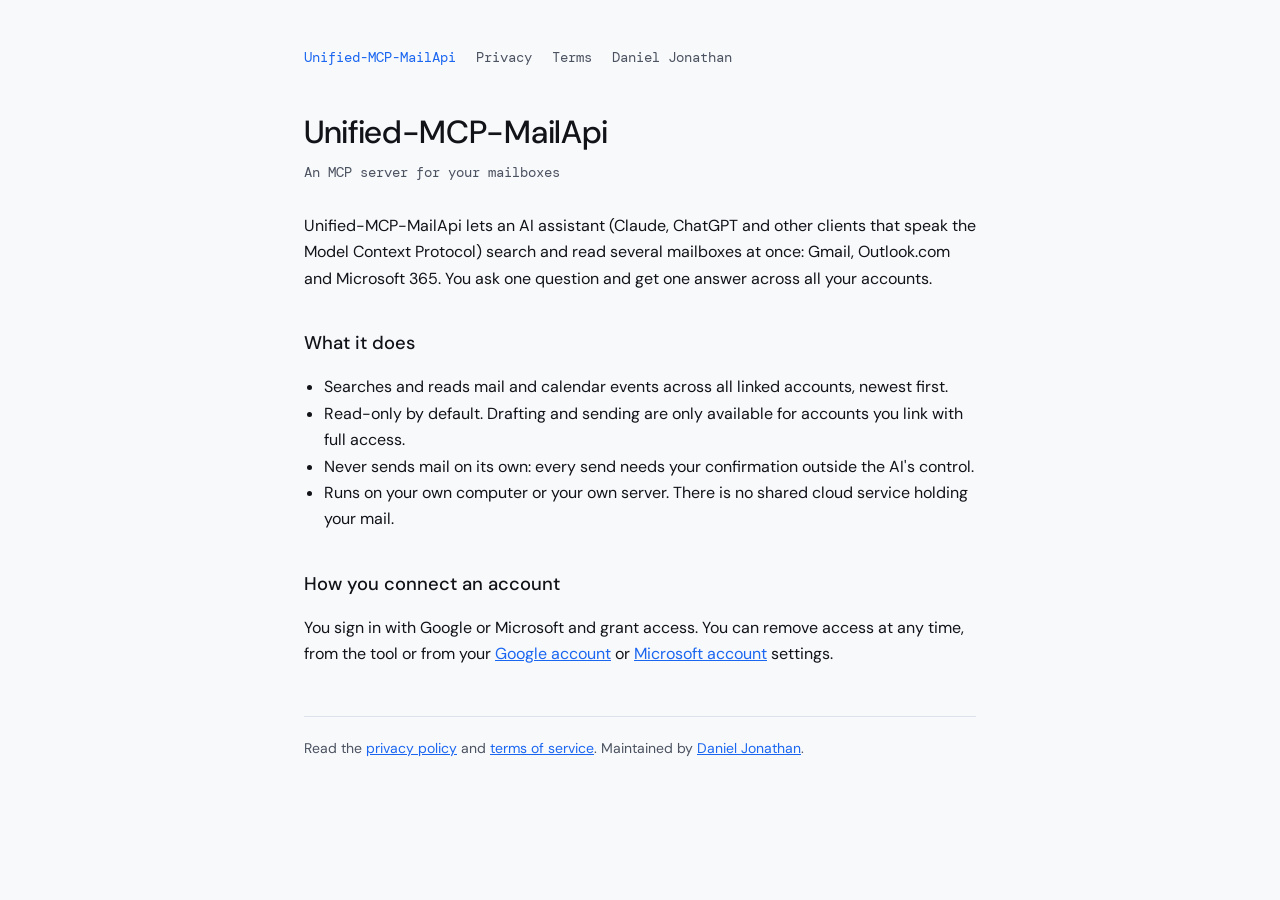
<file: index.html>
<!DOCTYPE html>
<html lang="en">
<head>
<meta charset="UTF-8">
<meta name="viewport" content="width=device-width, initial-scale=1.0">
<title>Unified-MCP-MailApi</title>
<meta name="description" content="One MCP server over your Gmail and Outlook mailboxes, for AI assistants.">
<link rel="preconnect" href="https://fonts.googleapis.com">
<link href="https://fonts.googleapis.com/css2?family=DM+Mono:wght@400;500&family=DM+Sans:wght@400;500&display=swap" rel="stylesheet">
<link rel="stylesheet" href="style.css">
</head>
<body>
<main>
  <nav><a href="./" aria-current="page">Unified-MCP-MailApi</a><a href="privacy.html">Privacy</a><a href="terms.html">Terms</a><a href="../">Daniel Jonathan</a></nav>
  <h1>Unified-MCP-MailApi</h1>
  <p class="meta">An MCP server for your mailboxes</p>

  <p>Unified-MCP-MailApi lets an AI assistant (Claude, ChatGPT and other clients that speak the Model Context Protocol) search and read
  several mailboxes at once: Gmail, Outlook.com and Microsoft 365. You ask one question and get one answer across all your accounts.</p>

  <h2>What it does</h2>
  <ul>
    <li>Searches and reads mail and calendar events across all linked accounts, newest first.</li>
    <li>Read-only by default. Drafting and sending are only available for accounts you link with full access.</li>
    <li>Never sends mail on its own: every send needs your confirmation outside the AI's control.</li>
    <li>Runs on your own computer or your own server. There is no shared cloud service holding your mail.</li>
  </ul>

  <h2>How you connect an account</h2>
  <p>You sign in with Google or Microsoft and grant access. You can remove access at any time, from the tool or from your
  <a href="https://myaccount.google.com/permissions">Google account</a> or
  <a href="https://account.live.com/consent/Manage">Microsoft account</a> settings.</p>

  <footer>Read the <a href="privacy.html">privacy policy</a> and <a href="terms.html">terms of service</a>. Maintained by
  <a href="https://github.com/imdj360">Daniel Jonathan</a>.</footer>
</main>
</body>
</html>
</file>
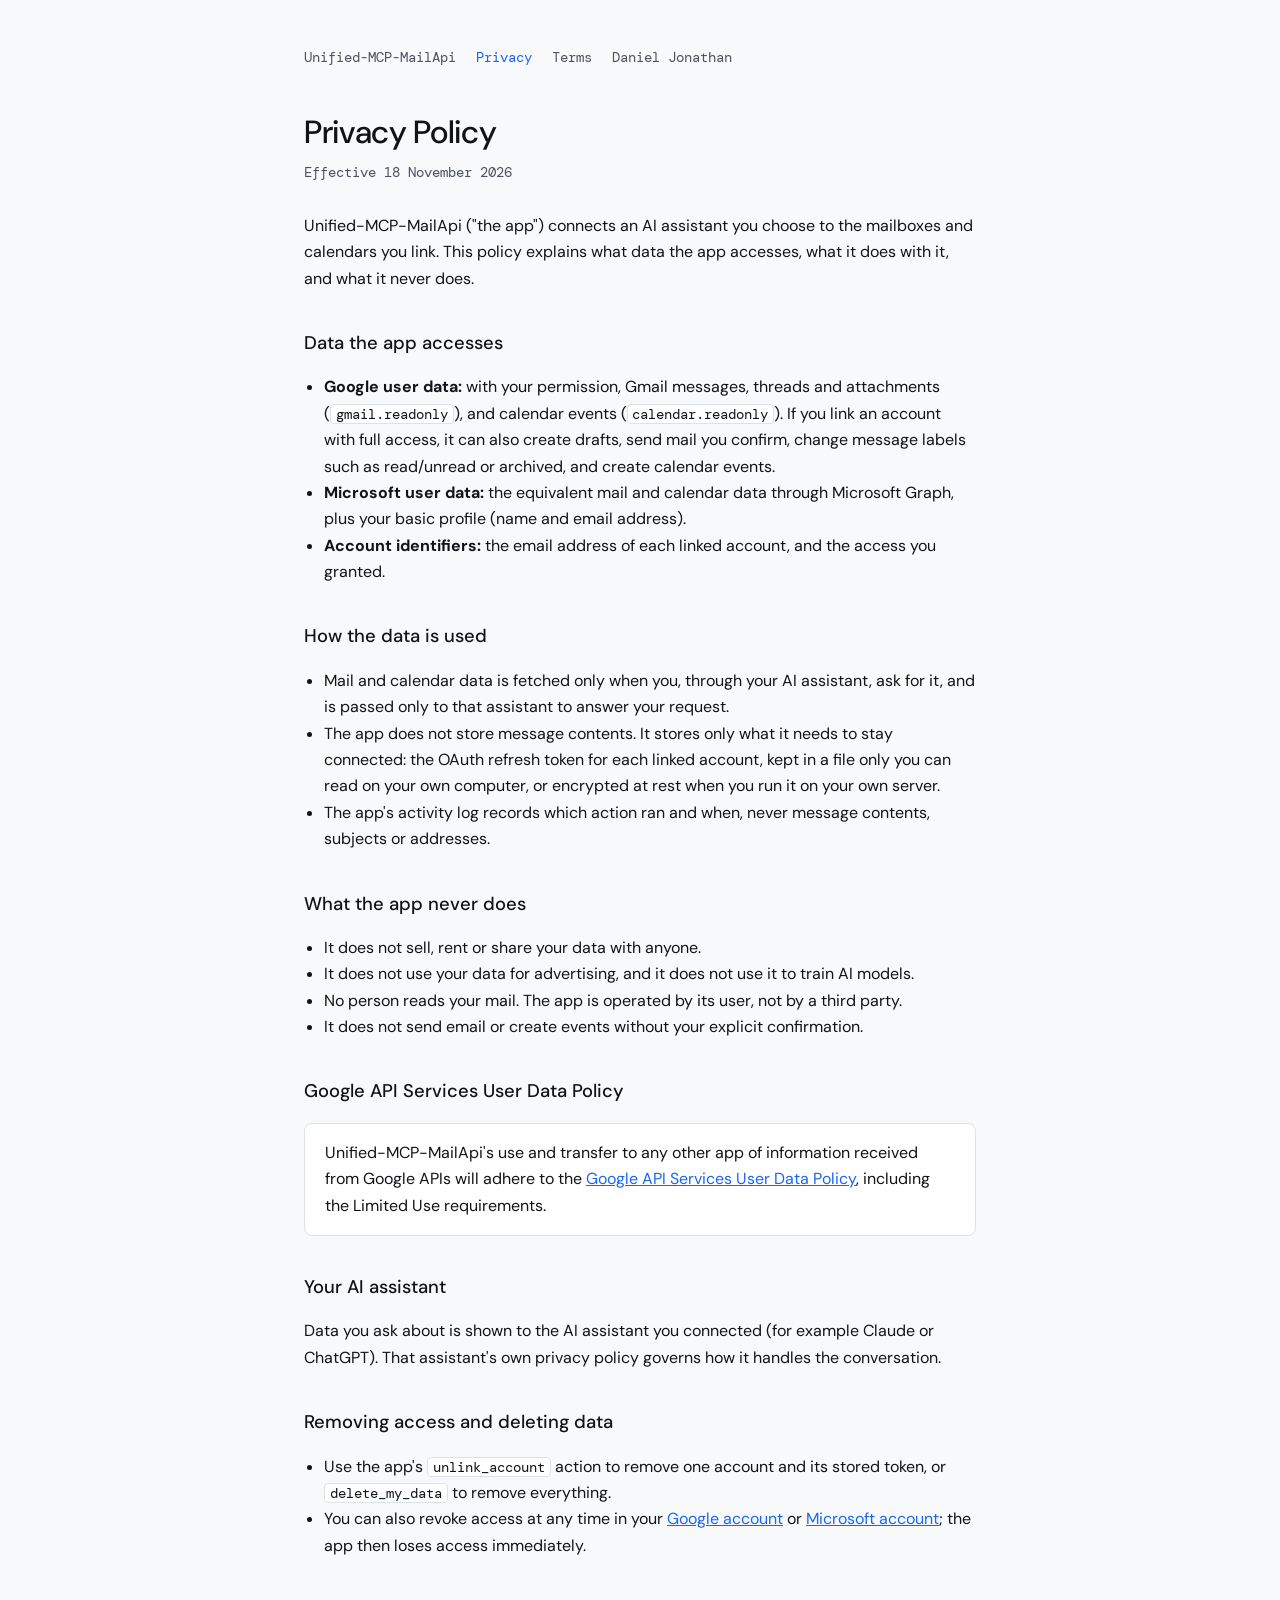
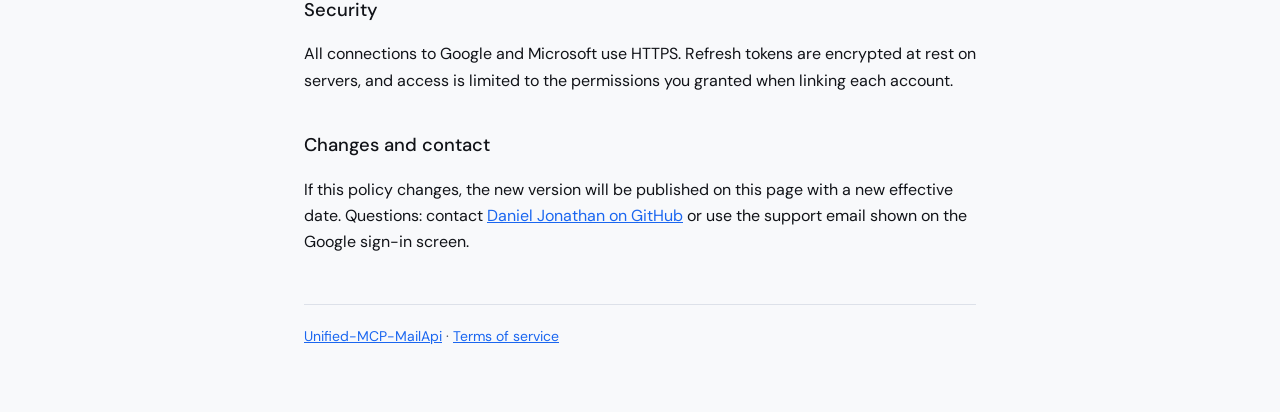
<file: privacy.html>
<!DOCTYPE html>
<html lang="en">
<head>
<meta charset="UTF-8">
<meta name="viewport" content="width=device-width, initial-scale=1.0">
<title>Privacy Policy — Unified-MCP-MailApi</title>
<meta name="description" content="How Unified-MCP-MailApi handles your mail, calendar and account data.">
<link rel="preconnect" href="https://fonts.googleapis.com">
<link href="https://fonts.googleapis.com/css2?family=DM+Mono:wght@400;500&family=DM+Sans:wght@400;500&display=swap" rel="stylesheet">
<link rel="stylesheet" href="style.css">
</head>
<body>
<main>
  <nav><a href="./">Unified-MCP-MailApi</a><a href="privacy.html" aria-current="page">Privacy</a><a href="terms.html">Terms</a><a href="../">Daniel Jonathan</a></nav>
  <h1>Privacy Policy</h1>
  <p class="meta">Effective 18 November 2026</p>

  <p>Unified-MCP-MailApi ("the app") connects an AI assistant you choose to the mailboxes and calendars you link. This policy explains
  what data the app accesses, what it does with it, and what it never does.</p>

  <h2>Data the app accesses</h2>
  <ul>
    <li><b>Google user data:</b> with your permission, Gmail messages, threads and attachments (<code>gmail.readonly</code>), and calendar
    events (<code>calendar.readonly</code>). If you link an account with full access, it can also create drafts, send mail you confirm,
    change message labels such as read/unread or archived, and create calendar events.</li>
    <li><b>Microsoft user data:</b> the equivalent mail and calendar data through Microsoft Graph, plus your basic profile (name and email address).</li>
    <li><b>Account identifiers:</b> the email address of each linked account, and the access you granted.</li>
  </ul>

  <h2>How the data is used</h2>
  <ul>
    <li>Mail and calendar data is fetched only when you, through your AI assistant, ask for it, and is passed only to that assistant
    to answer your request.</li>
    <li>The app does not store message contents. It stores only what it needs to stay connected: the OAuth refresh token for each linked account,
    kept in a file only you can read on your own computer, or encrypted at rest when you run it on your own server.</li>
    <li>The app's activity log records which action ran and when, never message contents, subjects or addresses.</li>
  </ul>

  <h2>What the app never does</h2>
  <ul>
    <li>It does not sell, rent or share your data with anyone.</li>
    <li>It does not use your data for advertising, and it does not use it to train AI models.</li>
    <li>No person reads your mail. The app is operated by its user, not by a third party.</li>
    <li>It does not send email or create events without your explicit confirmation.</li>
  </ul>

  <h2>Google API Services User Data Policy</h2>
  <p class="note">Unified-MCP-MailApi's use and transfer to any other app of information received from Google APIs will adhere to the
  <a href="https://developers.google.com/terms/api-services-user-data-policy">Google API Services User Data Policy</a>,
  including the Limited Use requirements.</p>

  <h2>Your AI assistant</h2>
  <p>Data you ask about is shown to the AI assistant you connected (for example Claude or ChatGPT). That assistant's own privacy policy
  governs how it handles the conversation.</p>

  <h2>Removing access and deleting data</h2>
  <ul>
    <li>Use the app's <code>unlink_account</code> action to remove one account and its stored token, or <code>delete_my_data</code> to remove everything.</li>
    <li>You can also revoke access at any time in your <a href="https://myaccount.google.com/permissions">Google account</a> or
    <a href="https://account.live.com/consent/Manage">Microsoft account</a>; the app then loses access immediately.</li>
  </ul>

  <h2>Security</h2>
  <p>All connections to Google and Microsoft use HTTPS. Refresh tokens are encrypted at rest on servers, and access is limited to the
  permissions you granted when linking each account.</p>

  <h2>Changes and contact</h2>
  <p>If this policy changes, the new version will be published on this page with a new effective date. Questions: contact
  <a href="https://github.com/imdj360">Daniel Jonathan on GitHub</a> or use the support email shown on the Google sign-in screen.</p>

  <footer><a href="./">Unified-MCP-MailApi</a> · <a href="terms.html">Terms of service</a></footer>
</main>
</body>
</html>
</file>
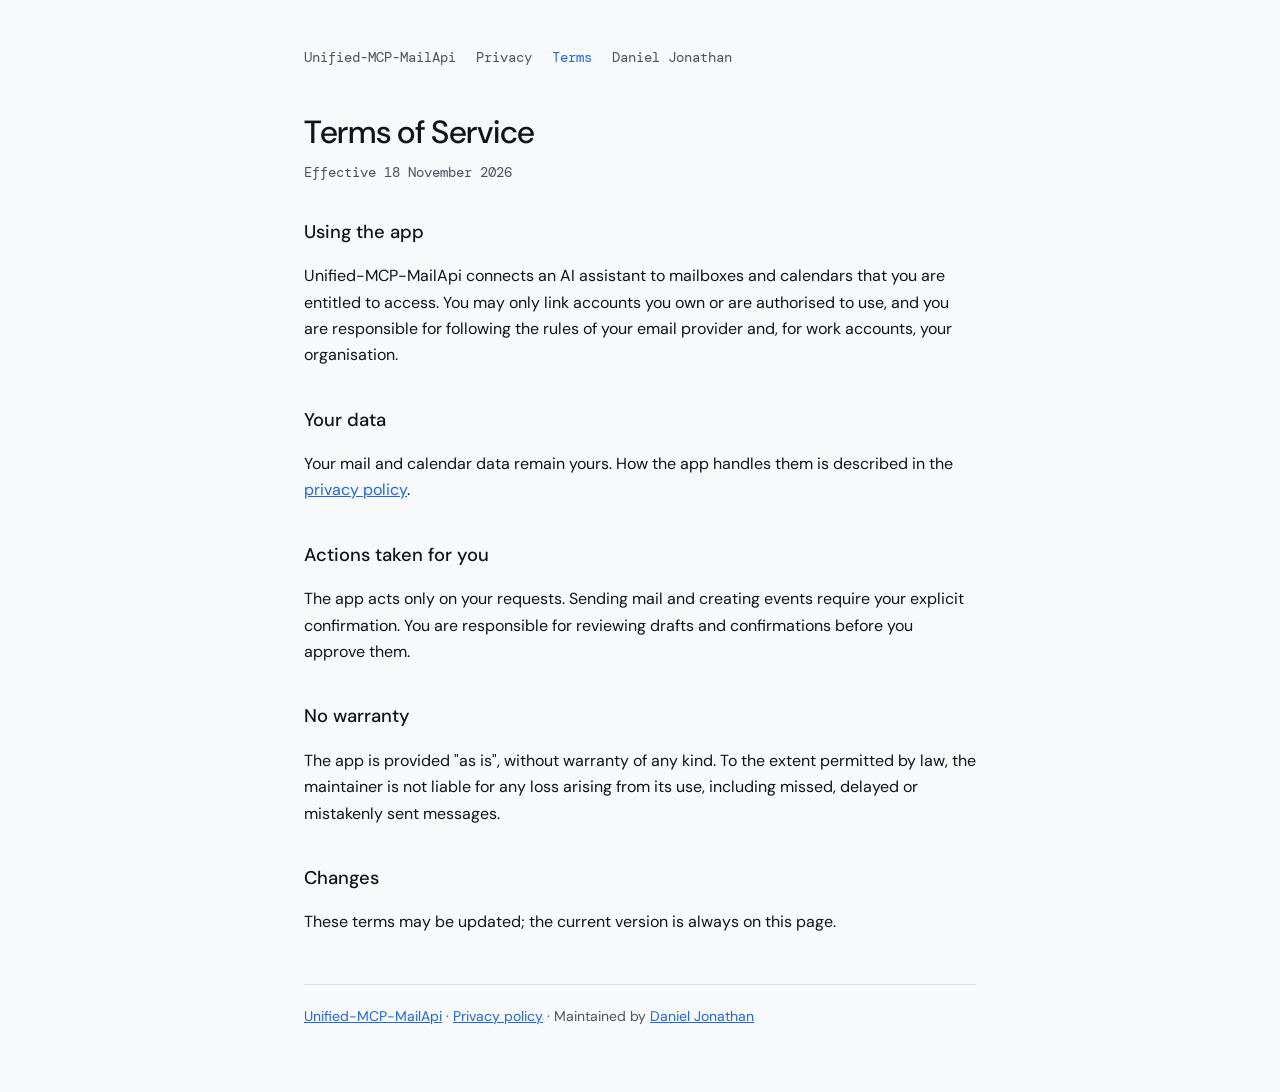
<file: terms.html>
<!DOCTYPE html>
<html lang="en">
<head>
<meta charset="UTF-8">
<meta name="viewport" content="width=device-width, initial-scale=1.0">
<title>Terms of Service — Unified-MCP-MailApi</title>
<meta name="description" content="Terms of service for Unified-MCP-MailApi.">
<link rel="preconnect" href="https://fonts.googleapis.com">
<link href="https://fonts.googleapis.com/css2?family=DM+Mono:wght@400;500&family=DM+Sans:wght@400;500&display=swap" rel="stylesheet">
<link rel="stylesheet" href="style.css">
</head>
<body>
<main>
  <nav><a href="./">Unified-MCP-MailApi</a><a href="privacy.html">Privacy</a><a href="terms.html" aria-current="page">Terms</a><a href="../">Daniel Jonathan</a></nav>
  <h1>Terms of Service</h1>
  <p class="meta">Effective 18 November 2026</p>

  <h2>Using the app</h2>
  <p>Unified-MCP-MailApi connects an AI assistant to mailboxes and calendars that you are entitled to access. You may only link accounts
  you own or are authorised to use, and you are responsible for following the rules of your email provider and, for work accounts, your
  organisation.</p>

  <h2>Your data</h2>
  <p>Your mail and calendar data remain yours. How the app handles them is described in the <a href="privacy.html">privacy policy</a>.</p>

  <h2>Actions taken for you</h2>
  <p>The app acts only on your requests. Sending mail and creating events require your explicit confirmation. You are responsible for
  reviewing drafts and confirmations before you approve them.</p>

  <h2>No warranty</h2>
  <p>The app is provided "as is", without warranty of any kind. To the extent permitted by law, the maintainer is not liable for any
  loss arising from its use, including missed, delayed or mistakenly sent messages.</p>

  <h2>Changes</h2>
  <p>These terms may be updated; the current version is always on this page.</p>

  <footer><a href="./">Unified-MCP-MailApi</a> · <a href="privacy.html">Privacy policy</a> · Maintained by
  <a href="https://github.com/imdj360">Daniel Jonathan</a></footer>
</main>
</body>
</html>
</file>
<file: style.css>
:root {
  --bg: #f8f9fb; --surface: #ffffff; --border: #dde1e9; --text: #111318; --muted: #4b5260; --accent: #1a66f0;
  --sans: 'DM Sans', system-ui, sans-serif; --mono: 'DM Mono', ui-monospace, monospace;
}
@media (prefers-color-scheme: dark) {
  :root { --bg: #0e0f11; --surface: #16181c; --border: #2a2d35; --text: #e8eaf0; --muted: #9ca3af; --accent: #4f8ef7; }
}
*, *::before, *::after { box-sizing: border-box; }
body { margin: 0; background: var(--bg); color: var(--text); font: 16px/1.65 var(--sans); }
main { max-width: 44rem; margin: 0 auto; padding: 3rem 1rem 4rem; }
nav { font: 14px var(--mono); margin-bottom: 2.5rem; display: flex; gap: 1.25rem; flex-wrap: wrap; }
nav a { color: var(--muted); text-decoration: none; }
nav a:hover, nav a[aria-current] { color: var(--accent); }
h1 { font-size: 2rem; font-weight: 500; margin: 0 0 .25rem; letter-spacing: -.01em; }
h2 { font-size: 1.15rem; font-weight: 500; margin: 2.25rem 0 .5rem; }
.meta { color: var(--muted); font: 14px var(--mono); margin: 0 0 2rem; }
p, li { color: var(--text); }
ul { padding-left: 1.25rem; }
a { color: var(--accent); }
code { font: 14px var(--mono); background: var(--surface); border: 1px solid var(--border); border-radius: 4px; padding: 0 .3rem; }
.note { background: var(--surface); border: 1px solid var(--border); border-radius: 8px; padding: 1rem 1.25rem; }
footer { margin-top: 3rem; padding-top: 1.25rem; border-top: 1px solid var(--border); color: var(--muted); font-size: 14px; }
</file>
